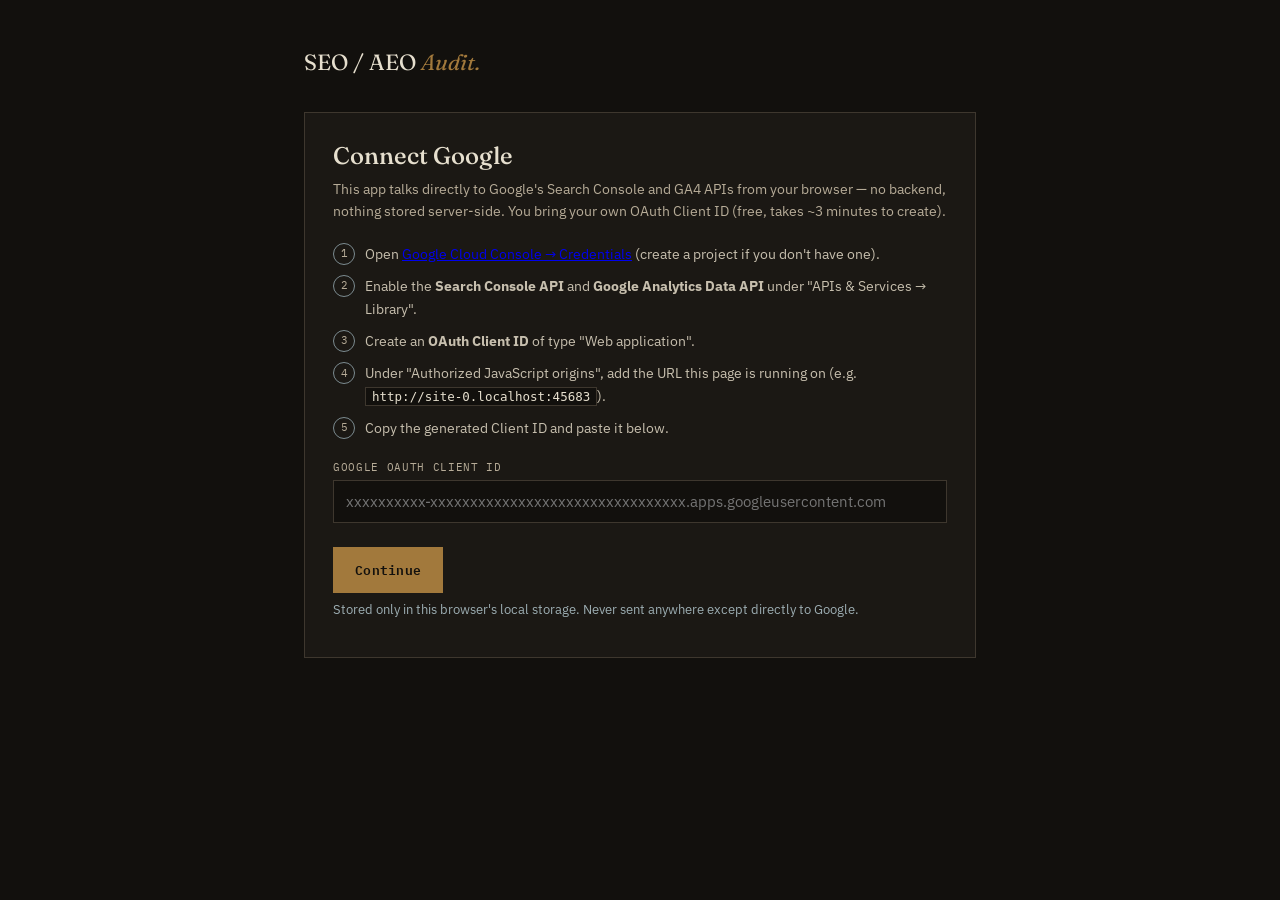
<file: index.html>
<!DOCTYPE html>
<html lang="en">
<head>
<meta charset="UTF-8">
<meta name="viewport" content="width=device-width, initial-scale=1.0">
<title>SEO / AEO Audit</title>
<link rel="preconnect" href="https://fonts.googleapis.com">
<link href="https://fonts.googleapis.com/css2?family=Fraunces:ital,opsz,wght@0,9..144,400;0,9..144,500;0,9..144,600;1,9..144,500&family=IBM+Plex+Sans:wght@400;500;600&family=IBM+Plex+Mono:wght@400;500;600&display=swap" rel="stylesheet">
<link rel="stylesheet" href="assets/app.css">
<link rel="stylesheet" href="assets/dashboard.css">
<script src="https://accounts.google.com/gsi/client" async defer></script>
</head>
<body>

<div class="app-shell" id="app-shell">
  <div class="app-header">
    <div class="brand">SEO / AEO <em>Audit.</em></div>
    <button id="btn-reset" type="button" style="display:none;">Start over</button>
  </div>

  <!-- SCREEN 1: one-time Google Cloud OAuth setup -->
  <section class="screen active" id="screen-setup">
    <div class="card">
      <h2>Connect Google</h2>
      <p class="hint">This app talks directly to Google's Search Console and GA4 APIs from your browser — no backend, nothing stored server-side. You bring your own OAuth Client ID (free, takes ~3 minutes to create).</p>
      <ol class="step-list">
        <li>Open <a href="https://console.cloud.google.com/apis/credentials" target="_blank" rel="noopener">Google Cloud Console → Credentials</a> (create a project if you don't have one).</li>
        <li>Enable the <strong>Search Console API</strong> and <strong>Google Analytics Data API</strong> under "APIs &amp; Services → Library".</li>
        <li>Create an <strong>OAuth Client ID</strong> of type "Web application".</li>
        <li>Under "Authorized JavaScript origins", add the URL this page is running on (e.g. <code id="origin-hint"></code>).</li>
        <li>Copy the generated Client ID and paste it below.</li>
      </ol>
      <label for="input-client-id">Google OAuth Client ID</label>
      <input type="text" id="input-client-id" placeholder="xxxxxxxxxx-xxxxxxxxxxxxxxxxxxxxxxxxxxxxxxxx.apps.googleusercontent.com">
      <div id="setup-error"></div>
      <div class="btn-row">
        <button class="btn" id="btn-save-client-id" type="button">Continue</button>
      </div>
      <p class="small-note">Stored only in this browser's local storage. Never sent anywhere except directly to Google.</p>
    </div>
  </section>

  <!-- SCREEN 2: sign in + scope the audit -->
  <section class="screen" id="screen-connect">
    <div class="card">
      <h2>Sign in</h2>
      <p class="hint">Grant read-only access to Search Console and Google Analytics.</p>
      <div id="connect-status"></div>
      <div class="btn-row">
        <button class="btn" id="btn-sign-in" type="button">Sign in with Google</button>
      </div>
    </div>

    <div class="card" id="scope-card" style="display:none;">
      <h2>Scope the audit</h2>

      <label for="select-site">Search Console property</label>
      <select id="select-site"></select>

      <div class="field-row">
        <div>
          <label for="input-site-name">Business / site name</label>
          <input type="text" id="input-site-name" placeholder="e.g. Murray Hill Barber Co.">
        </div>
        <div>
          <label for="input-site-category">Location / category</label>
          <input type="text" id="input-site-category" placeholder="e.g. Murray Hill, NYC · Barbershop">
        </div>
      </div>

      <label for="input-brand-terms">Brand terms (comma-separated)</label>
      <input type="text" id="input-brand-terms" placeholder="e.g. murray hill barber, mhbarberco">
      <p class="small-note">Used to split branded vs. non-branded query traffic.</p>

      <label>Date range</label>
      <div class="radio-group" id="date-range-group">
        <label class="radio-chip"><input type="radio" name="range" value="28"><span>28 days</span></label>
        <label class="radio-chip selected"><input type="radio" name="range" value="90" checked><span>3 months</span></label>
        <label class="radio-chip"><input type="radio" name="range" value="180"><span>6 months</span></label>
        <label class="radio-chip"><input type="radio" name="range" value="365"><span>12 months</span></label>
      </div>

      <label for="select-ga4-property">GA4 property</label>
      <select id="select-ga4-property"></select>
      <input type="text" id="input-ga4-property-manual" placeholder="Numeric GA4 property ID, e.g. 123456789" style="display:none;margin-top:8px;">
      <p class="small-note" id="ga4-discovery-note"></p>

      <div class="btn-row">
        <button class="btn" id="btn-run-audit" type="button">Run audit</button>
      </div>
    </div>
  </section>

  <!-- SCREEN 3: loading -->
  <section class="screen" id="screen-loading">
    <div class="loading-wrap">
      <div class="spinner"></div>
      <p id="loading-status">Pulling data from Search Console…</p>
    </div>
  </section>
</div>

<!-- SCREEN 4: dashboard (wide layout, own shell) -->
<div class="app-shell wide screen" id="screen-dashboard">
  <div class="app-header">
    <div class="brand">SEO / AEO <em>Audit.</em></div>
    <button id="btn-reset-2" type="button">Start over</button>
  </div>
  <div class="dashboard-toolbar">
    <div class="view-toggle" id="view-toggle">
      <button type="button" class="view-toggle-btn active" data-view="full">Full Audit</button>
      <button type="button" class="view-toggle-btn" data-view="client">Client Dashboard</button>
    </div>
    <div class="btn-row">
      <button class="btn secondary" id="btn-rerun" type="button">Change scope</button>
      <button class="btn" id="btn-export" type="button">Download standalone HTML</button>
    </div>
  </div>
  <p class="small-note" id="view-hint" style="margin:0 0 20px;">Content plan fields are editable — click into them before exporting.</p>

  <div class="card" id="aeo-panel">
    <h2>Automate the AEO content check</h2>
    <p class="hint">Judges whether specific pages are answer-first and use the same language your customers actually search with — using Claude directly, grounded in this audit's real non-branded queries. A browser can't read most external sites' content on its own (see "Try auto-fetch" below), so paste the page in if fetching fails. Updates the "AEO readiness" checklist below when done.</p>

    <label for="input-anthropic-key">Anthropic API key</label>
    <input type="password" id="input-anthropic-key" placeholder="sk-ant-...">
    <p class="small-note">From <a href="https://console.anthropic.com/settings/keys" target="_blank" rel="noopener" style="color:#A2793C;">console.anthropic.com</a>. Stored only in this browser's local storage and sent only directly to Anthropic. Costs a small amount per page checked. Treat it like a password.</p>

    <label for="select-aeo-model">Model</label>
    <select id="select-aeo-model">
      <option value="claude-sonnet-5">Claude Sonnet 5 (recommended)</option>
      <option value="claude-haiku-4-5-20251001">Claude Haiku 4.5 (cheaper, faster)</option>
    </select>

    <div id="aeo-page-rows"></div>
    <button class="link-btn" id="btn-add-aeo-page" type="button">+ Add another page</button>

    <div class="btn-row">
      <button class="btn" id="btn-run-aeo-check" type="button">Run AEO check</button>
    </div>
    <div id="aeo-check-status"></div>
  </div>

  <div id="dashboard-mount" class="wrap"></div>
</div>

<script type="module" src="assets/main.js"></script>
</body>
</html>
</file>
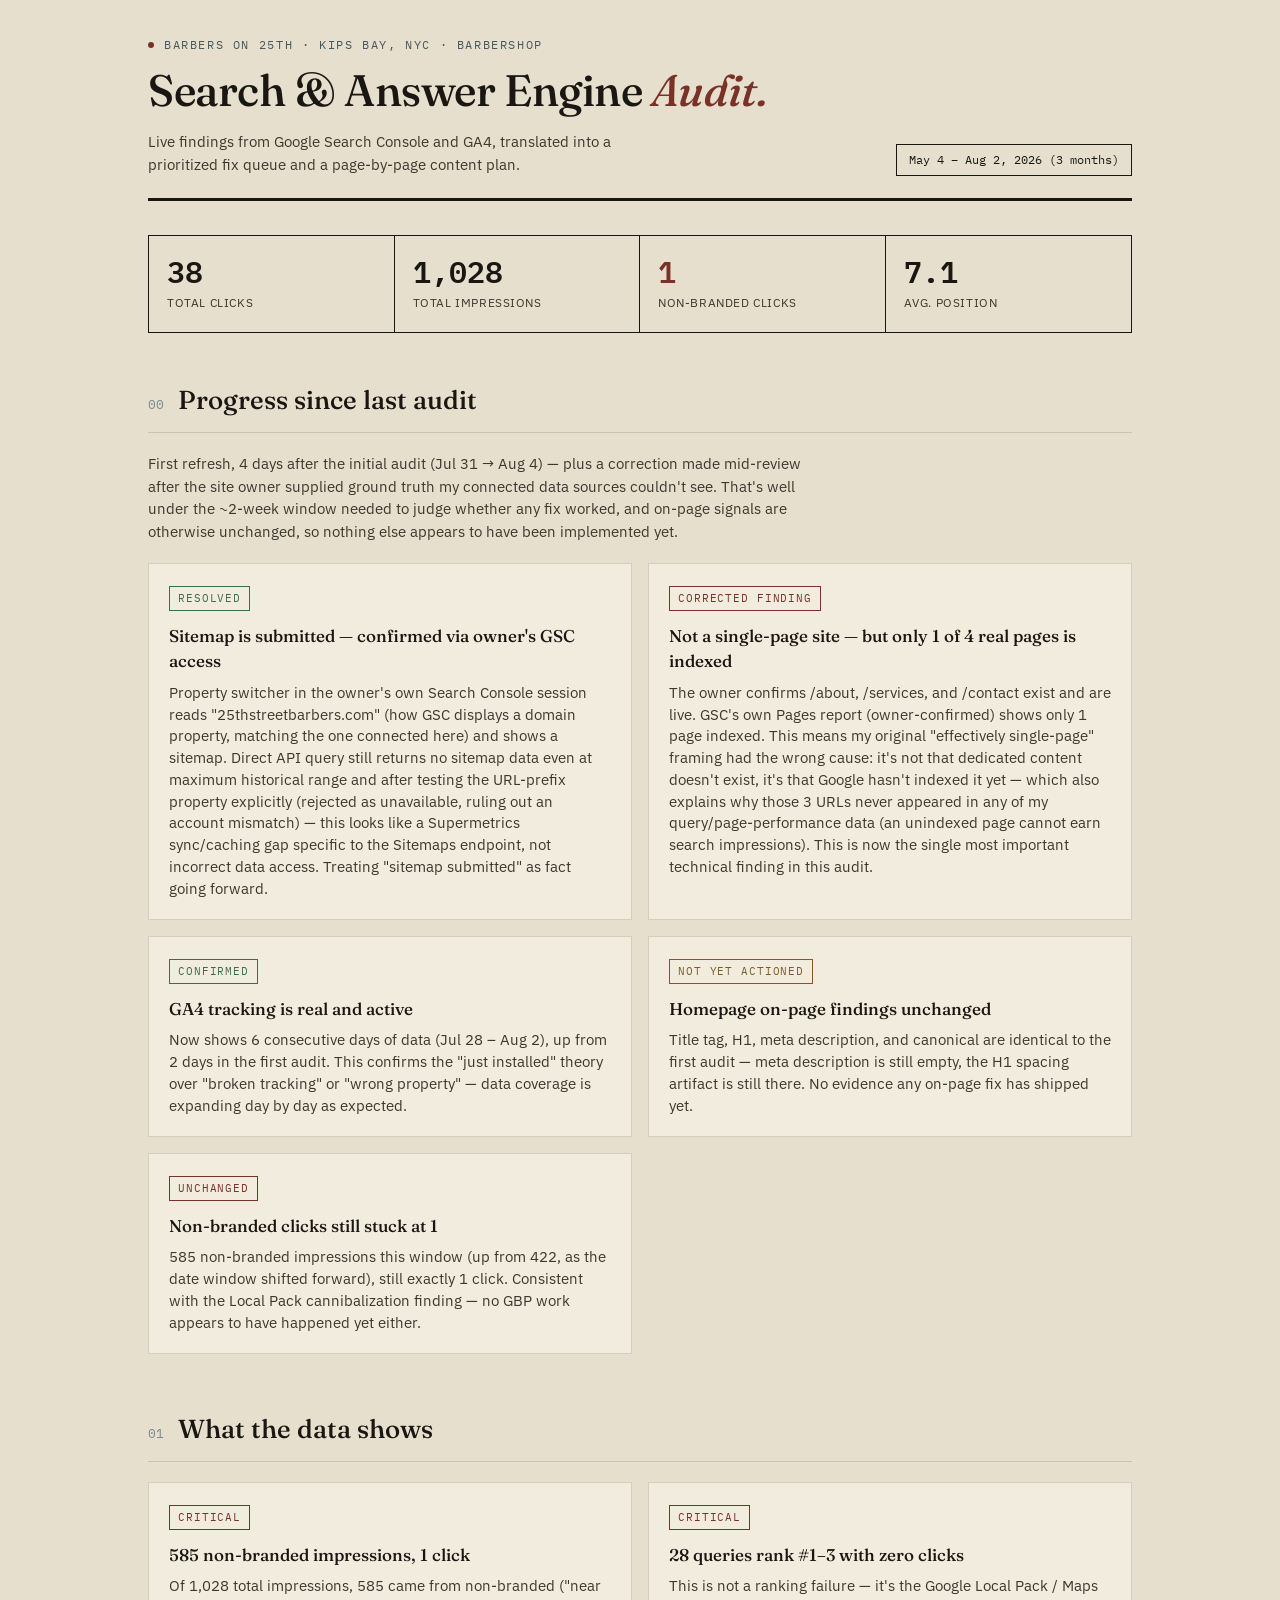
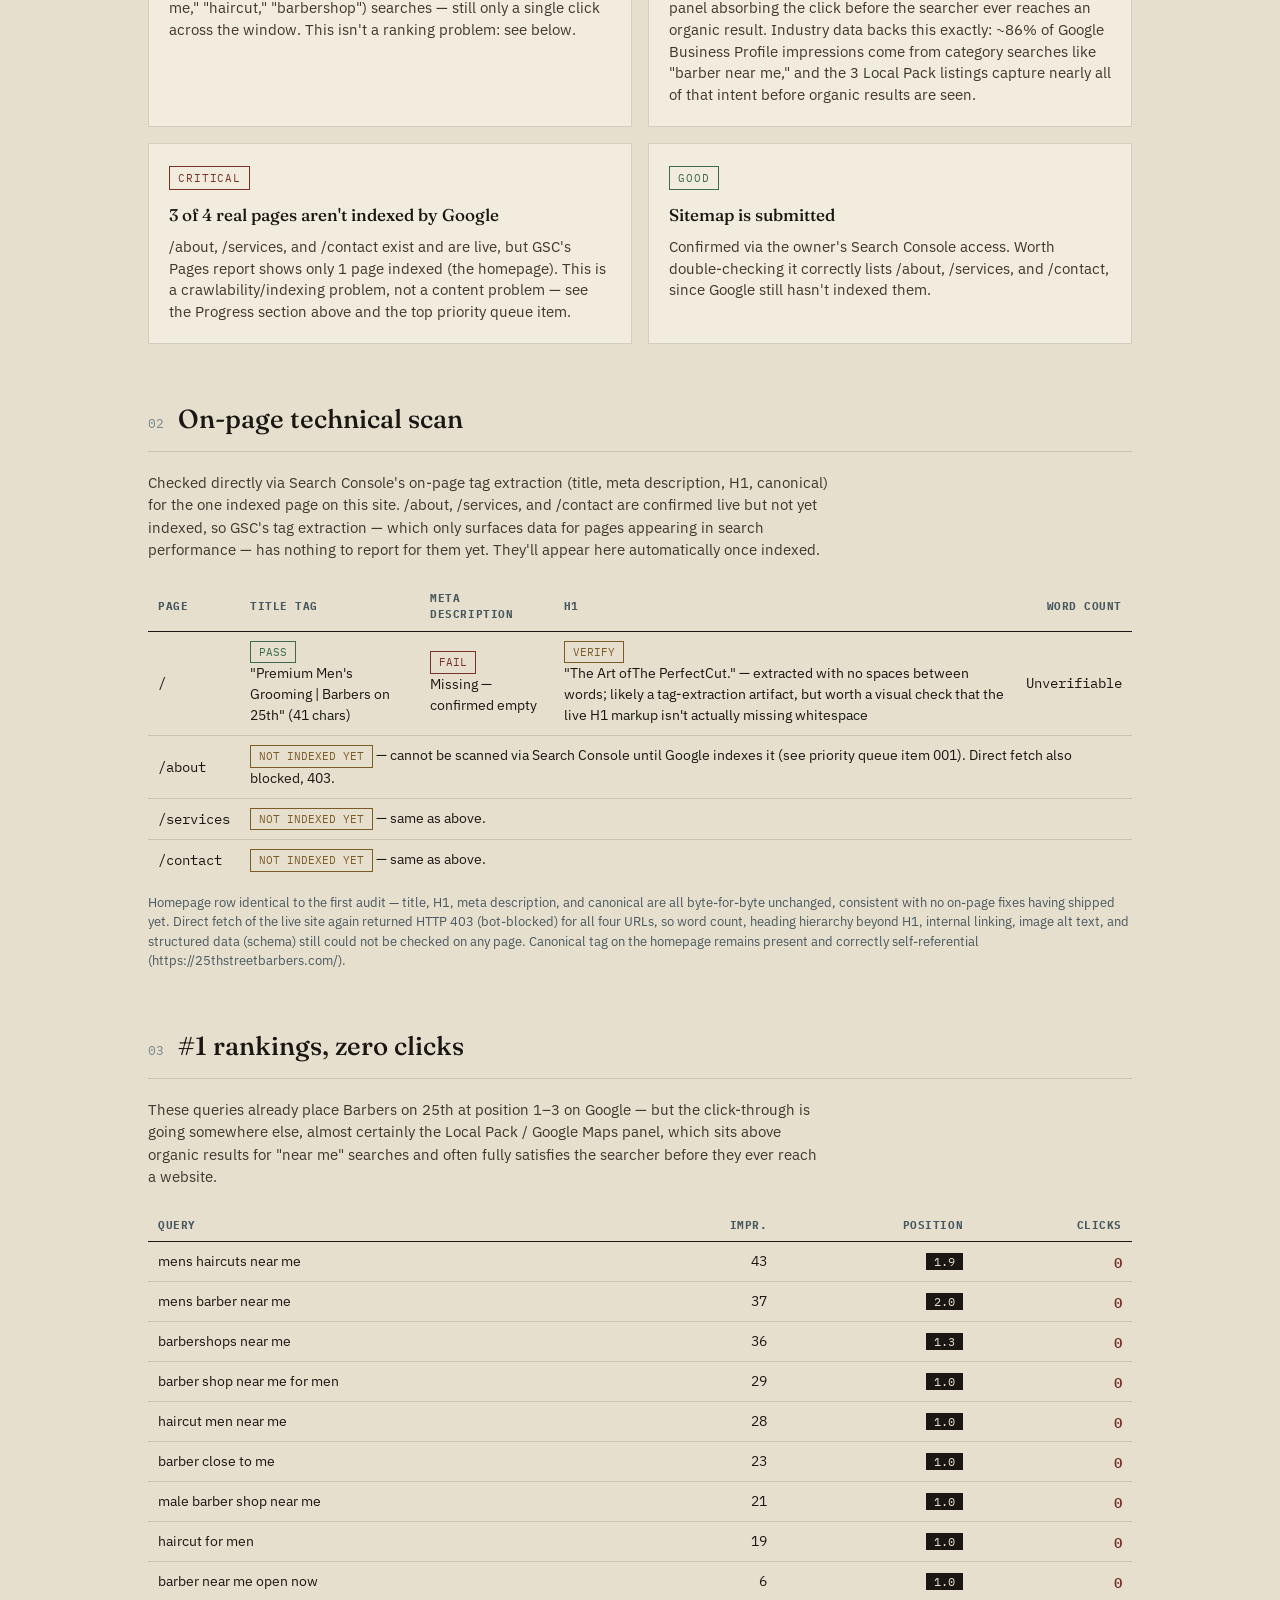
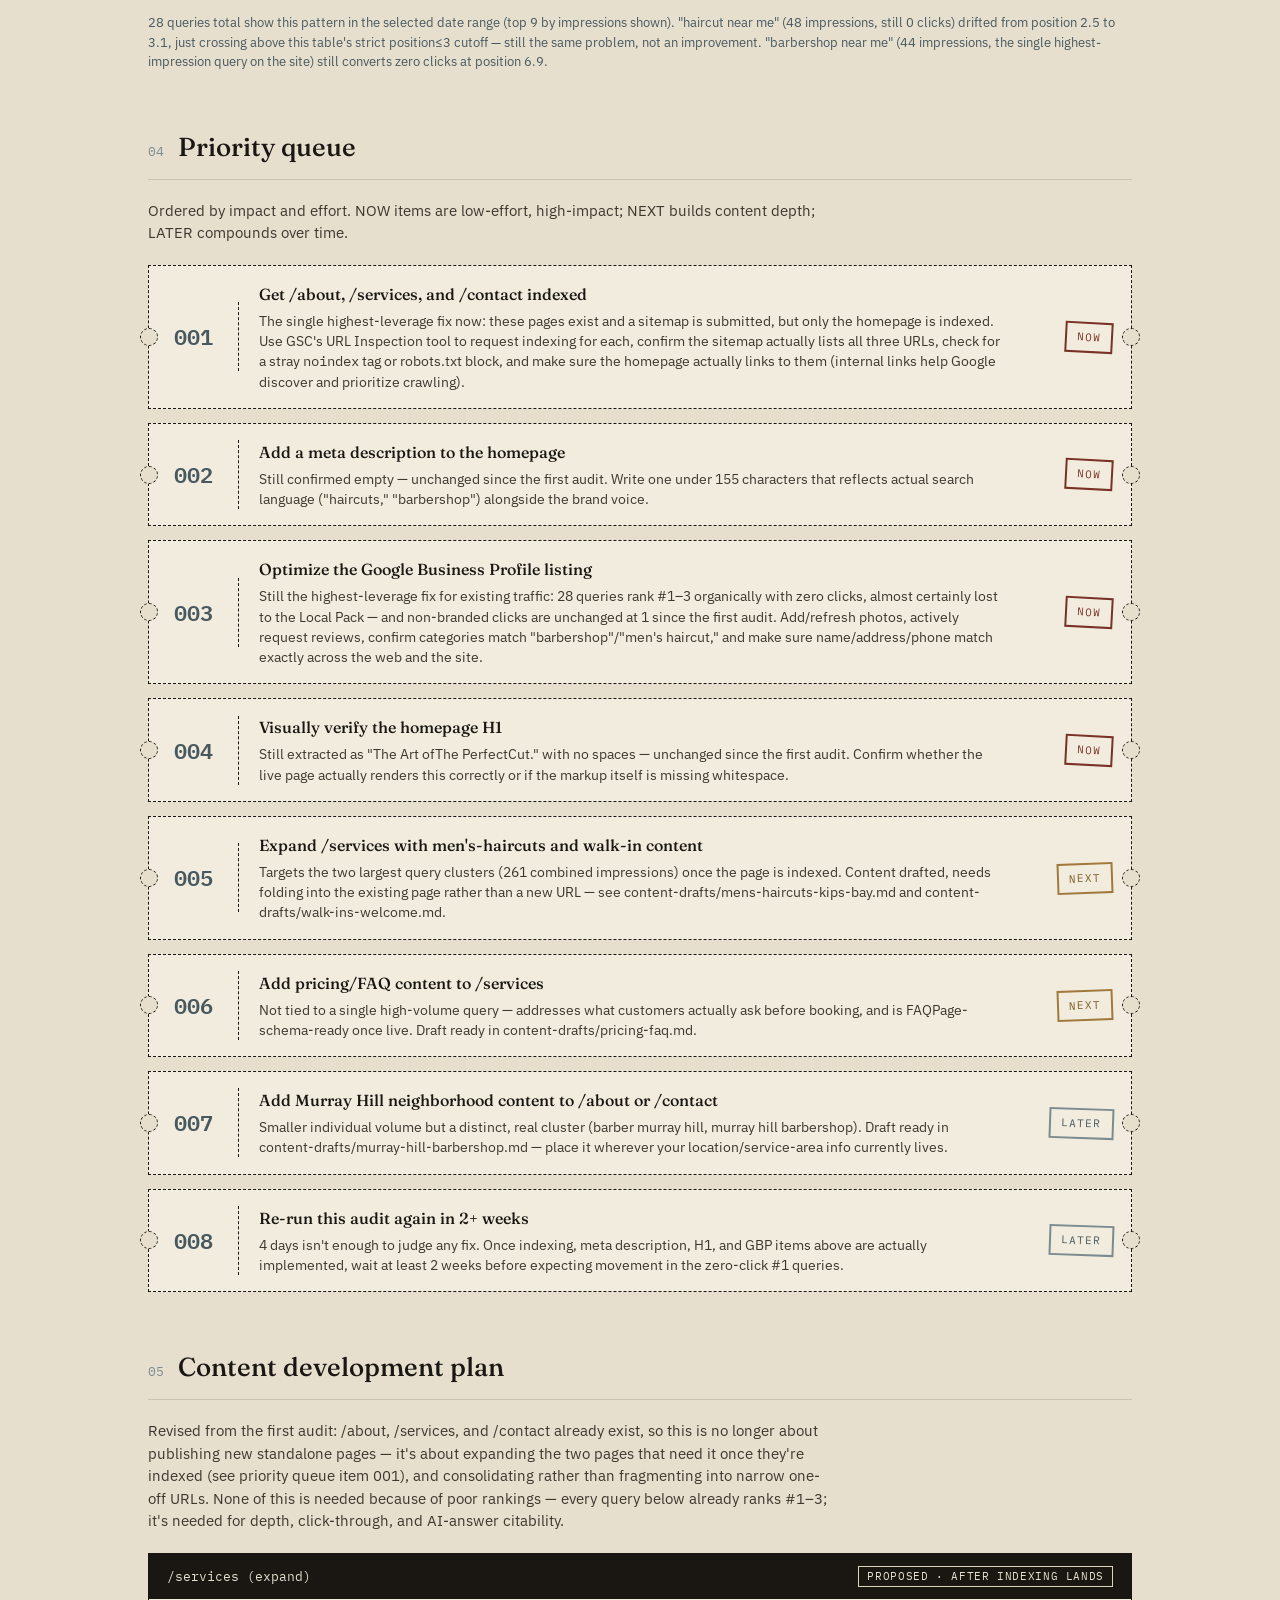
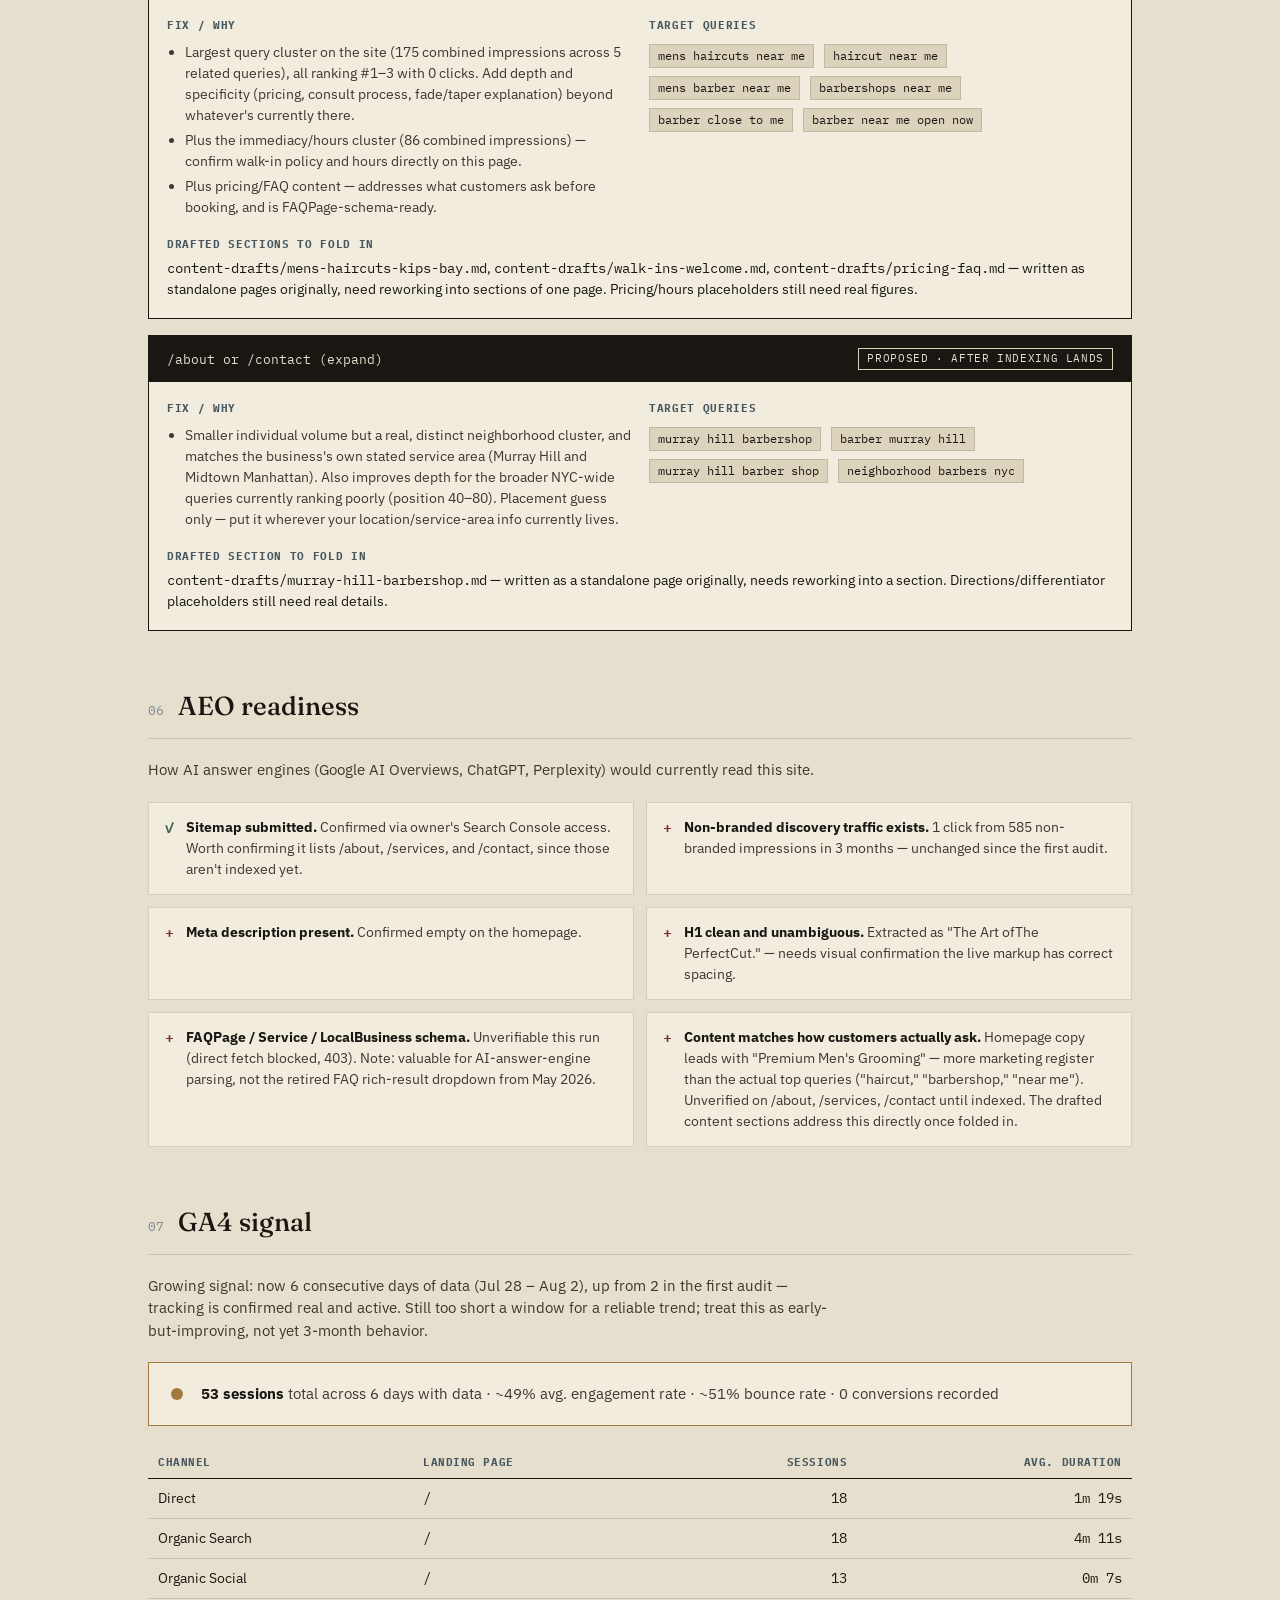
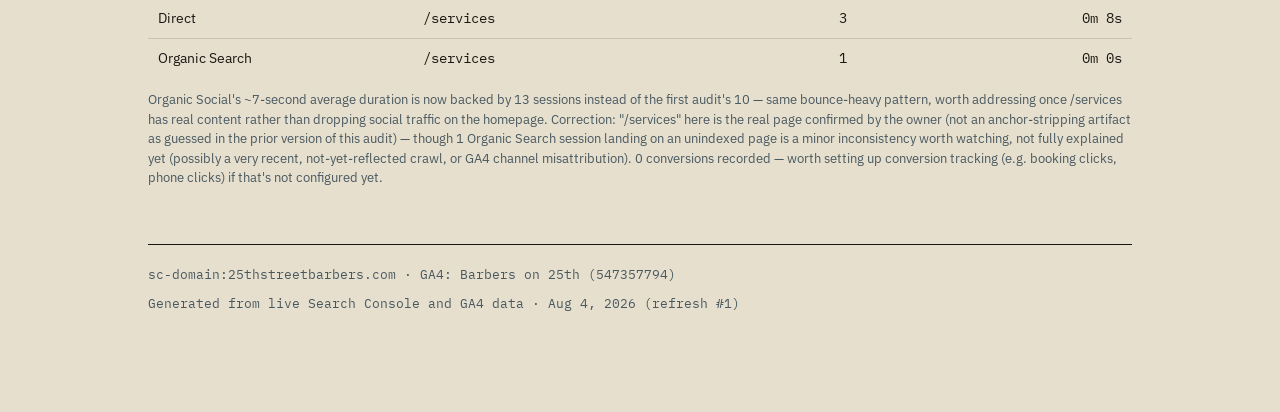
<file: 25thstreetbarbers-seo-audit.html>
<!DOCTYPE html>
<html lang="en">
<head>
<meta charset="UTF-8">
<meta name="viewport" content="width=device-width, initial-scale=1.0">
<title>Search &amp; Answer Engine Audit — Barbers on 25th</title>
<link rel="preconnect" href="https://fonts.googleapis.com">
<link href="https://fonts.googleapis.com/css2?family=Fraunces:ital,opsz,wght@0,9..144,400;0,9..144,500;0,9..144,600;1,9..144,500&family=IBM+Plex+Sans:wght@400;500;600&family=IBM+Plex+Mono:wght@400;500;600&display=swap" rel="stylesheet">
<style>
  :root{
    --ink:#1A1713;
    --ink-soft:#3E372E;
    --paper:#E6DFCE;
    --paper-2:#DCD3BC;
    --card:#F1ECDE;
    --steel:#48585F;
    --steel-soft:#7C8B90;
    --accent:#A2793C;
    --critical:#7A3128;
    --line: rgba(26,23,19,0.14);
  }
  *{box-sizing:border-box;}
  body{margin:0;background:var(--paper);color:var(--ink);font-family:'IBM Plex Sans', sans-serif;line-height:1.5;}
  .wrap{max-width:1040px;margin:0 auto;padding:0 28px 100px;}
  h1,h2,h3{font-family:'Fraunces', serif;font-weight:500;margin:0;}
  .mono{font-family:'IBM Plex Mono', monospace;}

  header.masthead{border-bottom:3px solid var(--ink);padding:36px 0 22px;margin-bottom:34px;}
  .eyebrow{font-family:'IBM Plex Mono', monospace;font-size:11.5px;letter-spacing:0.14em;text-transform:uppercase;color:var(--steel);display:flex;gap:10px;align-items:center;margin-bottom:14px;}
  .eyebrow .dot{width:6px;height:6px;border-radius:50%;background:var(--critical);display:inline-block;}
  header.masthead h1{font-size:44px;line-height:1.05;letter-spacing:-0.01em;}
  header.masthead h1 em{color:var(--critical);font-style:italic;}
  .sub-meta{display:flex;justify-content:space-between;align-items:flex-end;flex-wrap:wrap;gap:16px;margin-top:18px;}
  .sub-meta p{margin:0;color:var(--ink-soft);font-size:15px;max-width:520px;}
  .range-tag{font-family:'IBM Plex Mono',monospace;font-size:12px;border:1px solid var(--ink);padding:6px 12px;white-space:nowrap;}

  .stat-strip{display:grid;grid-template-columns:repeat(4,1fr);border:1px solid var(--ink);margin-bottom:48px;}
  .stat{padding:20px 18px;border-right:1px solid var(--ink);}
  .stat:last-child{border-right:none;}
  .stat .num{font-family:'IBM Plex Mono',monospace;font-size:30px;font-weight:600;line-height:1;}
  .stat .num.flag{color:var(--critical);}
  .stat .label{font-size:12px;color:var(--ink-soft);margin-top:8px;text-transform:uppercase;letter-spacing:0.05em;}

  section{margin-bottom:56px;}
  .sec-head{display:flex;align-items:baseline;gap:14px;margin-bottom:20px;border-bottom:1px solid var(--line);padding-bottom:12px;}
  .sec-head .idx{font-family:'IBM Plex Mono',monospace;font-size:13px;color:var(--steel-soft);}
  .sec-head h2{font-size:26px;}
  .sec-intro{color:var(--ink-soft);font-size:15px;max-width:680px;margin:0 0 20px;}

  .findings{display:grid;grid-template-columns:repeat(2,1fr);gap:16px;}
  .finding{background:var(--card);border:1px solid var(--line);padding:20px;}
  .finding .tag{font-family:'IBM Plex Mono',monospace;font-size:11px;letter-spacing:0.08em;text-transform:uppercase;padding:3px 8px;display:inline-block;margin-bottom:12px;border:1px solid currentColor;}
  .tag.good{color:#3E6B4F;} .tag.warn{color:#7D5B28;} .tag.critical{color:var(--critical);}
  .finding h3{font-size:17px;margin-bottom:8px;}
  .finding p{margin:0;font-size:14.5px;color:var(--ink-soft);}

  .rank-table{width:100%;border-collapse:collapse;font-size:14px;}
  .rank-table th{text-align:left;font-family:'IBM Plex Mono',monospace;font-size:11px;text-transform:uppercase;letter-spacing:0.05em;color:var(--steel);border-bottom:1px solid var(--ink);padding:8px 10px;}
  .rank-table td{padding:9px 10px;border-bottom:1px solid var(--line);}
  .rank-table tr:last-child td{border-bottom:none;}
  .rank-table td.num, .rank-table th.num{font-family:'IBM Plex Mono',monospace;text-align:right;}
  .rank-table td.zero{color:var(--critical);font-weight:600;font-family:'IBM Plex Mono',monospace;text-align:right;}
  .pos-pill{font-family:'IBM Plex Mono',monospace;background:var(--ink);color:var(--paper);padding:1px 8px;font-size:12px;}
  .table-note{font-size:13px;color:var(--steel);margin-top:12px;}
  .status-pill{font-family:'IBM Plex Mono',monospace;font-size:11px;padding:2px 8px;border:1px solid currentColor;display:inline-block;}
  .status-pill.pass{color:#3E6B4F;} .status-pill.fail{color:var(--critical);} .status-pill.unverifiable{color:#7D5B28;}

  .queue{display:flex;flex-direction:column;gap:14px;}
  .ticket{background:var(--card);border:1px dashed var(--ink);display:grid;grid-template-columns:90px 1fr 110px;align-items:center;position:relative;}
  .ticket::before, .ticket::after{content:"";width:16px;height:16px;background:var(--paper);border:1px dashed var(--ink);border-radius:50%;position:absolute;top:50%;transform:translateY(-50%);}
  .ticket::before{left:-9px;} .ticket::after{right:-9px;}
  .ticket .num{font-family:'IBM Plex Mono',monospace;font-size:22px;font-weight:600;text-align:center;border-right:1px dashed var(--ink);padding:18px 0;color:var(--steel);}
  .ticket .body{padding:16px 20px;}
  .ticket .body h3{font-size:16px;margin-bottom:5px;}
  .ticket .body p{margin:0;font-size:13.5px;color:var(--ink-soft);}
  .ticket .stamp{justify-self:end;margin-right:18px;font-family:'IBM Plex Mono',monospace;font-size:11px;letter-spacing:0.1em;text-transform:uppercase;padding:5px 10px;border:2px solid var(--critical);color:var(--critical);transform:rotate(3deg);}
  .stamp.next{border-color:var(--accent);color:#7D5B28;transform:rotate(-2deg);}
  .stamp.later{border-color:var(--steel-soft);color:var(--steel);transform:rotate(2deg);}

  .plan-card{border:1px solid var(--ink);margin-bottom:16px;}
  .plan-head{background:var(--ink);color:var(--paper);padding:12px 18px;display:flex;justify-content:space-between;align-items:center;flex-wrap:wrap;gap:8px;}
  .plan-head .url{font-family:'IBM Plex Mono',monospace;font-size:13px;}
  .plan-head .status{font-family:'IBM Plex Mono',monospace;font-size:10.5px;text-transform:uppercase;letter-spacing:0.06em;padding:2px 8px;border:1px solid var(--paper-2);}
  .plan-body{padding:18px;background:var(--card);}
  .plan-grid{display:grid;grid-template-columns:1fr 1fr;gap:18px;}
  .plan-grid h4{font-family:'IBM Plex Mono',monospace;font-size:11px;text-transform:uppercase;letter-spacing:0.06em;color:var(--steel);margin:0 0 8px;}
  .plan-grid ul{margin:0;padding-left:18px;font-size:14px;color:var(--ink-soft);}
  .plan-grid li{margin-bottom:4px;}
  .kw-chip{display:inline-block;background:var(--paper-2);border:1px solid var(--line);font-family:'IBM Plex Mono',monospace;font-size:12px;padding:2px 8px;margin:0 6px 6px 0;}

  .checklist{display:grid;grid-template-columns:repeat(2,1fr);gap:12px;}
  .check-item{display:flex;gap:12px;padding:14px 16px;background:var(--card);border:1px solid var(--line);}
  .check-item .mark{font-family:'IBM Plex Mono',monospace;font-weight:600;font-size:15px;flex-shrink:0;}
  .check-item.done .mark{color:#3E6B4F;} .check-item.todo .mark{color:var(--critical);}
  .check-item p{margin:0;font-size:14px;color:var(--ink-soft);}
  .check-item strong{color:var(--ink);}

  .ga4-banner{border:1px solid var(--accent);background:var(--card);padding:20px 22px;display:flex;gap:18px;align-items:center;}
  .ga4-banner .pulse{width:12px;height:12px;border-radius:50%;background:var(--accent);flex-shrink:0;animation:pulse 1.6s infinite;}
  @keyframes pulse{0%{box-shadow:0 0 0 0 rgba(162,121,60,0.5);}70%{box-shadow:0 0 0 10px rgba(162,121,60,0);}100%{box-shadow:0 0 0 0 rgba(162,121,60,0);}}
  .ga4-banner p{margin:0;font-size:14.5px;color:var(--ink-soft);}
  .ga4-banner strong{color:var(--ink);}

  footer{border-top:1px solid var(--ink);padding-top:20px;font-size:12.5px;color:var(--steel);font-family:'IBM Plex Mono',monospace;display:flex;justify-content:space-between;flex-wrap:wrap;gap:10px;}

  @media (max-width:720px){
    .stat-strip{grid-template-columns:repeat(2,1fr);}
    .stat:nth-child(2){border-right:none;}
    .findings, .plan-grid, .checklist{grid-template-columns:1fr;}
    .ticket{grid-template-columns:60px 1fr;}
    .ticket .stamp{grid-column:1/-1;justify-self:start;margin:0 18px 14px;}
    header.masthead h1{font-size:32px;}
  }
</style>
</head>
<body>
<div class="wrap">

  <header class="masthead">
    <div class="eyebrow"><span class="dot"></span>Barbers on 25th · Kips Bay, NYC · Barbershop</div>
    <h1>Search &amp; Answer Engine <em>Audit.</em></h1>
    <div class="sub-meta">
      <p>Live findings from Google Search Console and GA4, translated into a prioritized fix queue and a page-by-page content plan.</p>
      <div class="range-tag">May 4 – Aug 2, 2026 (3 months)</div>
    </div>
  </header>

  <div class="stat-strip">
    <div class="stat"><div class="num">38</div><div class="label">Total Clicks</div></div>
    <div class="stat"><div class="num">1,028</div><div class="label">Total Impressions</div></div>
    <div class="stat"><div class="num flag">1</div><div class="label">Non-Branded Clicks</div></div>
    <div class="stat"><div class="num">7.1</div><div class="label">Avg. Position</div></div>
  </div>

  <section>
    <div class="sec-head"><span class="idx">00</span><h2>Progress since last audit</h2></div>
    <p class="sec-intro">First refresh, 4 days after the initial audit (Jul 31 → Aug 4) — plus a correction made mid-review after the site owner supplied ground truth my connected data sources couldn't see. That's well under the ~2-week window needed to judge whether any fix worked, and on-page signals are otherwise unchanged, so nothing else appears to have been implemented yet.</p>
    <div class="findings">
      <div class="finding">
        <span class="tag good">RESOLVED</span>
        <h3>Sitemap is submitted — confirmed via owner's GSC access</h3>
        <p>Property switcher in the owner's own Search Console session reads "25thstreetbarbers.com" (how GSC displays a domain property, matching the one connected here) and shows a sitemap. Direct API query still returns no sitemap data even at maximum historical range and after testing the URL-prefix property explicitly (rejected as unavailable, ruling out an account mismatch) — this looks like a Supermetrics sync/caching gap specific to the Sitemaps endpoint, not incorrect data access. Treating "sitemap submitted" as fact going forward.</p>
      </div>
      <div class="finding">
        <span class="tag critical">CORRECTED FINDING</span>
        <h3>Not a single-page site — but only 1 of 4 real pages is indexed</h3>
        <p>The owner confirms /about, /services, and /contact exist and are live. GSC's own Pages report (owner-confirmed) shows only 1 page indexed. This means my original "effectively single-page" framing had the wrong cause: it's not that dedicated content doesn't exist, it's that Google hasn't indexed it yet — which also explains why those 3 URLs never appeared in any of my query/page-performance data (an unindexed page cannot earn search impressions). This is now the single most important technical finding in this audit.</p>
      </div>
      <div class="finding">
        <span class="tag good">CONFIRMED</span>
        <h3>GA4 tracking is real and active</h3>
        <p>Now shows 6 consecutive days of data (Jul 28 – Aug 2), up from 2 days in the first audit. This confirms the "just installed" theory over "broken tracking" or "wrong property" — data coverage is expanding day by day as expected.</p>
      </div>
      <div class="finding">
        <span class="tag warn">NOT YET ACTIONED</span>
        <h3>Homepage on-page findings unchanged</h3>
        <p>Title tag, H1, meta description, and canonical are identical to the first audit — meta description is still empty, the H1 spacing artifact is still there. No evidence any on-page fix has shipped yet.</p>
      </div>
      <div class="finding">
        <span class="tag critical">UNCHANGED</span>
        <h3>Non-branded clicks still stuck at 1</h3>
        <p>585 non-branded impressions this window (up from 422, as the date window shifted forward), still exactly 1 click. Consistent with the Local Pack cannibalization finding — no GBP work appears to have happened yet either.</p>
      </div>
    </div>
  </section>

  <section>
    <div class="sec-head"><span class="idx">01</span><h2>What the data shows</h2></div>
    <div class="findings">
      <div class="finding">
        <span class="tag critical">CRITICAL</span>
        <h3>585 non-branded impressions, 1 click</h3>
        <p>Of 1,028 total impressions, 585 came from non-branded ("near me," "haircut," "barbershop") searches — still only a single click across the window. This isn't a ranking problem: see below.</p>
      </div>
      <div class="finding">
        <span class="tag critical">CRITICAL</span>
        <h3>28 queries rank #1–3 with zero clicks</h3>
        <p>This is not a ranking failure — it's the Google Local Pack / Maps panel absorbing the click before the searcher ever reaches an organic result. Industry data backs this exactly: ~86% of Google Business Profile impressions come from category searches like "barber near me," and the 3 Local Pack listings capture nearly all of that intent before organic results are seen.</p>
      </div>
      <div class="finding">
        <span class="tag critical">CRITICAL</span>
        <h3>3 of 4 real pages aren't indexed by Google</h3>
        <p>/about, /services, and /contact exist and are live, but GSC's Pages report shows only 1 page indexed (the homepage). This is a crawlability/indexing problem, not a content problem — see the Progress section above and the top priority queue item.</p>
      </div>
      <div class="finding">
        <span class="tag good">GOOD</span>
        <h3>Sitemap is submitted</h3>
        <p>Confirmed via the owner's Search Console access. Worth double-checking it correctly lists /about, /services, and /contact, since Google still hasn't indexed them.</p>
      </div>
    </div>
  </section>

  <section>
    <div class="sec-head"><span class="idx">02</span><h2>On-page technical scan</h2></div>
    <p class="sec-intro">Checked directly via Search Console's on-page tag extraction (title, meta description, H1, canonical) for the one indexed page on this site. /about, /services, and /contact are confirmed live but not yet indexed, so GSC's tag extraction — which only surfaces data for pages appearing in search performance — has nothing to report for them yet. They'll appear here automatically once indexed.</p>
    <table class="rank-table">
      <thead>
        <tr><th>Page</th><th>Title tag</th><th>Meta description</th><th>H1</th><th class="num">Word count</th></tr>
      </thead>
      <tbody>
        <tr>
          <td class="mono">/</td>
          <td><span class="status-pill pass">PASS</span><br>"Premium Men's Grooming | Barbers on 25th" (41 chars)</td>
          <td><span class="status-pill fail">FAIL</span><br>Missing — confirmed empty</td>
          <td><span class="status-pill unverifiable">VERIFY</span><br>"The Art ofThe PerfectCut." — extracted with no spaces between words; likely a tag-extraction artifact, but worth a visual check that the live H1 markup isn't actually missing whitespace</td>
          <td class="num">Unverifiable</td>
        </tr>
        <tr>
          <td class="mono">/about</td>
          <td colspan="4"><span class="status-pill unverifiable">NOT INDEXED YET</span> — cannot be scanned via Search Console until Google indexes it (see priority queue item 001). Direct fetch also blocked, 403.</td>
        </tr>
        <tr>
          <td class="mono">/services</td>
          <td colspan="4"><span class="status-pill unverifiable">NOT INDEXED YET</span> — same as above.</td>
        </tr>
        <tr>
          <td class="mono">/contact</td>
          <td colspan="4"><span class="status-pill unverifiable">NOT INDEXED YET</span> — same as above.</td>
        </tr>
      </tbody>
    </table>
    <p class="table-note">Homepage row identical to the first audit — title, H1, meta description, and canonical are all byte-for-byte unchanged, consistent with no on-page fixes having shipped yet. Direct fetch of the live site again returned HTTP 403 (bot-blocked) for all four URLs, so word count, heading hierarchy beyond H1, internal linking, image alt text, and structured data (schema) still could not be checked on any page. Canonical tag on the homepage remains present and correctly self-referential (https://25thstreetbarbers.com/).</p>
  </section>

  <section>
    <div class="sec-head"><span class="idx">03</span><h2>#1 rankings, zero clicks</h2></div>
    <p class="sec-intro">These queries already place Barbers on 25th at position 1–3 on Google — but the click-through is going somewhere else, almost certainly the Local Pack / Google Maps panel, which sits above organic results for "near me" searches and often fully satisfies the searcher before they ever reach a website.</p>
    <table class="rank-table">
      <thead><tr><th>Query</th><th class="num">Impr.</th><th class="num">Position</th><th class="num">Clicks</th></tr></thead>
      <tbody>
        <tr><td>mens haircuts near me</td><td class="num">43</td><td class="num"><span class="pos-pill">1.9</span></td><td class="zero">0</td></tr>
        <tr><td>mens barber near me</td><td class="num">37</td><td class="num"><span class="pos-pill">2.0</span></td><td class="zero">0</td></tr>
        <tr><td>barbershops near me</td><td class="num">36</td><td class="num"><span class="pos-pill">1.3</span></td><td class="zero">0</td></tr>
        <tr><td>barber shop near me for men</td><td class="num">29</td><td class="num"><span class="pos-pill">1.0</span></td><td class="zero">0</td></tr>
        <tr><td>haircut men near me</td><td class="num">28</td><td class="num"><span class="pos-pill">1.0</span></td><td class="zero">0</td></tr>
        <tr><td>barber close to me</td><td class="num">23</td><td class="num"><span class="pos-pill">1.0</span></td><td class="zero">0</td></tr>
        <tr><td>male barber shop near me</td><td class="num">21</td><td class="num"><span class="pos-pill">1.0</span></td><td class="zero">0</td></tr>
        <tr><td>haircut for men</td><td class="num">19</td><td class="num"><span class="pos-pill">1.0</span></td><td class="zero">0</td></tr>
        <tr><td>barber near me open now</td><td class="num">6</td><td class="num"><span class="pos-pill">1.0</span></td><td class="zero">0</td></tr>
      </tbody>
    </table>
    <p class="table-note">28 queries total show this pattern in the selected date range (top 9 by impressions shown). "haircut near me" (48 impressions, still 0 clicks) drifted from position 2.5 to 3.1, just crossing above this table's strict position≤3 cutoff — still the same problem, not an improvement. "barbershop near me" (44 impressions, the single highest-impression query on the site) still converts zero clicks at position 6.9.</p>
  </section>

  <section>
    <div class="sec-head"><span class="idx">04</span><h2>Priority queue</h2></div>
    <p class="sec-intro">Ordered by impact and effort. NOW items are low-effort, high-impact; NEXT builds content depth; LATER compounds over time.</p>
    <div class="queue">
      <div class="ticket">
        <div class="num">001</div>
        <div class="body"><h3>Get /about, /services, and /contact indexed</h3><p>The single highest-leverage fix now: these pages exist and a sitemap is submitted, but only the homepage is indexed. Use GSC's URL Inspection tool to request indexing for each, confirm the sitemap actually lists all three URLs, check for a stray <span class="mono">noindex</span> tag or robots.txt block, and make sure the homepage actually links to them (internal links help Google discover and prioritize crawling).</p></div>
        <div class="stamp">Now</div>
      </div>
      <div class="ticket">
        <div class="num">002</div>
        <div class="body"><h3>Add a meta description to the homepage</h3><p>Still confirmed empty — unchanged since the first audit. Write one under 155 characters that reflects actual search language ("haircuts," "barbershop") alongside the brand voice.</p></div>
        <div class="stamp">Now</div>
      </div>
      <div class="ticket">
        <div class="num">003</div>
        <div class="body"><h3>Optimize the Google Business Profile listing</h3><p>Still the highest-leverage fix for existing traffic: 28 queries rank #1–3 organically with zero clicks, almost certainly lost to the Local Pack — and non-branded clicks are unchanged at 1 since the first audit. Add/refresh photos, actively request reviews, confirm categories match "barbershop"/"men's haircut," and make sure name/address/phone match exactly across the web and the site.</p></div>
        <div class="stamp">Now</div>
      </div>
      <div class="ticket">
        <div class="num">004</div>
        <div class="body"><h3>Visually verify the homepage H1</h3><p>Still extracted as "The Art ofThe PerfectCut." with no spaces — unchanged since the first audit. Confirm whether the live page actually renders this correctly or if the markup itself is missing whitespace.</p></div>
        <div class="stamp">Now</div>
      </div>
      <div class="ticket">
        <div class="num">005</div>
        <div class="body"><h3>Expand /services with men's-haircuts and walk-in content</h3><p>Targets the two largest query clusters (261 combined impressions) once the page is indexed. Content drafted, needs folding into the existing page rather than a new URL — see content-drafts/mens-haircuts-kips-bay.md and content-drafts/walk-ins-welcome.md.</p></div>
        <div class="stamp next">Next</div>
      </div>
      <div class="ticket">
        <div class="num">006</div>
        <div class="body"><h3>Add pricing/FAQ content to /services</h3><p>Not tied to a single high-volume query — addresses what customers actually ask before booking, and is FAQPage-schema-ready once live. Draft ready in content-drafts/pricing-faq.md.</p></div>
        <div class="stamp next">Next</div>
      </div>
      <div class="ticket">
        <div class="num">007</div>
        <div class="body"><h3>Add Murray Hill neighborhood content to /about or /contact</h3><p>Smaller individual volume but a distinct, real cluster (barber murray hill, murray hill barbershop). Draft ready in content-drafts/murray-hill-barbershop.md — place it wherever your location/service-area info currently lives.</p></div>
        <div class="stamp later">Later</div>
      </div>
      <div class="ticket">
        <div class="num">008</div>
        <div class="body"><h3>Re-run this audit again in 2+ weeks</h3><p>4 days isn't enough to judge any fix. Once indexing, meta description, H1, and GBP items above are actually implemented, wait at least 2 weeks before expecting movement in the zero-click #1 queries.</p></div>
        <div class="stamp later">Later</div>
      </div>
    </div>
  </section>

  <section>
    <div class="sec-head"><span class="idx">05</span><h2>Content development plan</h2></div>
    <p class="sec-intro">Revised from the first audit: /about, /services, and /contact already exist, so this is no longer about publishing new standalone pages — it's about expanding the two pages that need it once they're indexed (see priority queue item 001), and consolidating rather than fragmenting into narrow one-off URLs. None of this is needed because of poor rankings — every query below already ranks #1–3; it's needed for depth, click-through, and AI-answer citability.</p>

    <div class="plan-card">
      <div class="plan-head"><span class="url">/services (expand)</span><span class="status">Proposed · after indexing lands</span></div>
      <div class="plan-body">
        <div class="plan-grid">
          <div><h4>Fix / Why</h4><ul>
            <li>Largest query cluster on the site (175 combined impressions across 5 related queries), all ranking #1–3 with 0 clicks. Add depth and specificity (pricing, consult process, fade/taper explanation) beyond whatever's currently there.</li>
            <li>Plus the immediacy/hours cluster (86 combined impressions) — confirm walk-in policy and hours directly on this page.</li>
            <li>Plus pricing/FAQ content — addresses what customers ask before booking, and is FAQPage-schema-ready.</li>
          </ul></div>
          <div><h4>Target queries</h4><div>
            <span class="kw-chip">mens haircuts near me</span>
            <span class="kw-chip">haircut near me</span>
            <span class="kw-chip">mens barber near me</span>
            <span class="kw-chip">barbershops near me</span>
            <span class="kw-chip">barber close to me</span>
            <span class="kw-chip">barber near me open now</span>
          </div></div>
        </div>
        <div style="margin-top:14px;">
          <h4 style="font-family:'IBM Plex Mono',monospace;font-size:11px;text-transform:uppercase;letter-spacing:0.06em;color:var(--steel);margin:0 0 6px;">Drafted sections to fold in</h4>
          <p style="font-size:14px;margin:0;"><span class="mono">content-drafts/mens-haircuts-kips-bay.md</span>, <span class="mono">content-drafts/walk-ins-welcome.md</span>, <span class="mono">content-drafts/pricing-faq.md</span> — written as standalone pages originally, need reworking into sections of one page. Pricing/hours placeholders still need real figures.</p>
        </div>
      </div>
    </div>

    <div class="plan-card">
      <div class="plan-head"><span class="url">/about or /contact (expand)</span><span class="status">Proposed · after indexing lands</span></div>
      <div class="plan-body">
        <div class="plan-grid">
          <div><h4>Fix / Why</h4><ul><li>Smaller individual volume but a real, distinct neighborhood cluster, and matches the business's own stated service area (Murray Hill and Midtown Manhattan). Also improves depth for the broader NYC-wide queries currently ranking poorly (position 40–80). Placement guess only — put it wherever your location/service-area info currently lives.</li></ul></div>
          <div><h4>Target queries</h4><div>
            <span class="kw-chip">murray hill barbershop</span>
            <span class="kw-chip">barber murray hill</span>
            <span class="kw-chip">murray hill barber shop</span>
            <span class="kw-chip">neighborhood barbers nyc</span>
          </div></div>
        </div>
        <div style="margin-top:14px;">
          <h4 style="font-family:'IBM Plex Mono',monospace;font-size:11px;text-transform:uppercase;letter-spacing:0.06em;color:var(--steel);margin:0 0 6px;">Drafted section to fold in</h4>
          <p style="font-size:14px;margin:0;"><span class="mono">content-drafts/murray-hill-barbershop.md</span> — written as a standalone page originally, needs reworking into a section. Directions/differentiator placeholders still need real details.</p>
        </div>
      </div>
    </div>
  </section>

  <section>
    <div class="sec-head"><span class="idx">06</span><h2>AEO readiness</h2></div>
    <p class="sec-intro">How AI answer engines (Google AI Overviews, ChatGPT, Perplexity) would currently read this site.</p>
    <div class="checklist">
      <div class="check-item done"><span class="mark">✓</span><p><strong>Sitemap submitted.</strong> Confirmed via owner's Search Console access. Worth confirming it lists /about, /services, and /contact, since those aren't indexed yet.</p></div>
      <div class="check-item todo"><span class="mark">+</span><p><strong>Non-branded discovery traffic exists.</strong> 1 click from 585 non-branded impressions in 3 months — unchanged since the first audit.</p></div>
      <div class="check-item todo"><span class="mark">+</span><p><strong>Meta description present.</strong> Confirmed empty on the homepage.</p></div>
      <div class="check-item todo"><span class="mark">+</span><p><strong>H1 clean and unambiguous.</strong> Extracted as "The Art ofThe PerfectCut." — needs visual confirmation the live markup has correct spacing.</p></div>
      <div class="check-item todo"><span class="mark">+</span><p><strong>FAQPage / Service / LocalBusiness schema.</strong> Unverifiable this run (direct fetch blocked, 403). Note: valuable for AI-answer-engine parsing, not the retired FAQ rich-result dropdown from May 2026.</p></div>
      <div class="check-item todo"><span class="mark">+</span><p><strong>Content matches how customers actually ask.</strong> Homepage copy leads with "Premium Men's Grooming" — more marketing register than the actual top queries ("haircut," "barbershop," "near me"). Unverified on /about, /services, /contact until indexed. The drafted content sections address this directly once folded in.</p></div>
    </div>
  </section>

  <section>
    <div class="sec-head"><span class="idx">07</span><h2>GA4 signal</h2></div>
    <p class="sec-intro">Growing signal: now 6 consecutive days of data (Jul 28 – Aug 2), up from 2 in the first audit — tracking is confirmed real and active. Still too short a window for a reliable trend; treat this as early-but-improving, not yet 3-month behavior.</p>
    <div class="ga4-banner" style="margin-bottom:20px;">
      <div class="pulse"></div>
      <p><strong>53 sessions</strong> total across 6 days with data · ~49% avg. engagement rate · ~51% bounce rate · 0 conversions recorded</p>
    </div>
    <table class="rank-table">
      <thead><tr><th>Channel</th><th>Landing page</th><th class="num">Sessions</th><th class="num">Avg. duration</th></tr></thead>
      <tbody>
        <tr><td>Direct</td><td class="mono">/</td><td class="num">18</td><td class="num">1m 19s</td></tr>
        <tr><td>Organic Search</td><td class="mono">/</td><td class="num">18</td><td class="num">4m 11s</td></tr>
        <tr><td>Organic Social</td><td class="mono">/</td><td class="num">13</td><td class="num">0m 7s</td></tr>
        <tr><td>Direct</td><td class="mono">/services</td><td class="num">3</td><td class="num">0m 8s</td></tr>
        <tr><td>Organic Search</td><td class="mono">/services</td><td class="num">1</td><td class="num">0m 0s</td></tr>
      </tbody>
    </table>
    <p class="table-note">Organic Social's ~7-second average duration is now backed by 13 sessions instead of the first audit's 10 — same bounce-heavy pattern, worth addressing once /services has real content rather than dropping social traffic on the homepage. Correction: "/services" here is the real page confirmed by the owner (not an anchor-stripping artifact as guessed in the prior version of this audit) — though 1 Organic Search session landing on an unindexed page is a minor inconsistency worth watching, not fully explained yet (possibly a very recent, not-yet-reflected crawl, or GA4 channel misattribution). 0 conversions recorded — worth setting up conversion tracking (e.g. booking clicks, phone clicks) if that's not configured yet.</p>
  </section>

  <footer>
    <span>sc-domain:25thstreetbarbers.com · GA4: Barbers on 25th (547357794)</span>
    <span>Generated from live Search Console and GA4 data · Aug 4, 2026 (refresh #1)</span>
  </footer>

</div>
</body>
</html>
</file>
<file: assets/app.css>
/* App chrome: setup wizard, forms, buttons — separate from dashboard.css
   so the exported audit HTML never carries any of this. */
*{box-sizing:border-box;}
body{margin:0;background:#12100D;color:#E6DFCE;font-family:'IBM Plex Sans', sans-serif;min-height:100vh;}
.app-shell{max-width:720px;margin:0 auto;padding:48px 24px 100px;}
.app-shell.wide{max-width:1096px;}
.app-header{display:flex;justify-content:space-between;align-items:center;margin-bottom:36px;}
.app-header .brand{font-family:'Fraunces',serif;font-size:22px;}
.app-header .brand em{color:#A2793C;font-style:italic;}
.app-header button{background:transparent;border:1px solid #7C8B90;color:#E6DFCE;font-family:'IBM Plex Mono',monospace;font-size:12px;padding:8px 14px;cursor:pointer;}
.app-header button:hover{border-color:#E6DFCE;}

.screen{display:none;}
.screen.active{display:block;}

.card{background:#1B1814;border:1px solid #3E372E;padding:28px;margin-bottom:20px;}
.card h2{font-family:'Fraunces',serif;font-weight:500;font-size:24px;margin:0 0 8px;}
.card .hint{color:#B7AC98;font-size:14px;line-height:1.6;margin:0 0 20px;}
.card .hint a{color:#A2793C;}

label{display:block;font-family:'IBM Plex Mono',monospace;font-size:11px;text-transform:uppercase;letter-spacing:0.06em;color:#B7AC98;margin:16px 0 6px;}
label:first-child{margin-top:0;}
input[type=text], input[type=password], select{
  width:100%;background:#12100D;border:1px solid #3E372E;color:#E6DFCE;padding:11px 12px;font-size:15px;font-family:'IBM Plex Sans',sans-serif;
}
input:focus, select:focus{outline:none;border-color:#A2793C;}
.field-row{display:grid;grid-template-columns:1fr 1fr;gap:16px;}

.btn{font-family:'IBM Plex Mono',monospace;font-size:13px;background:#A2793C;color:#12100D;border:none;padding:12px 22px;cursor:pointer;font-weight:600;letter-spacing:0.02em;}
.btn:hover{background:#B98D4F;}
.btn:disabled{opacity:0.5;cursor:not-allowed;}
.btn.secondary{background:transparent;border:1px solid #7C8B90;color:#E6DFCE;}
.btn.secondary:hover{border-color:#E6DFCE;}
.btn-row{display:flex;gap:12px;margin-top:24px;}

.step-list{list-style:none;padding:0;margin:0 0 20px;counter-reset:step;}
.step-list li{counter-increment:step;padding-left:32px;position:relative;margin-bottom:10px;color:#C7BFAE;font-size:14px;line-height:1.6;}
.step-list li::before{content:counter(step);position:absolute;left:0;top:0;width:20px;height:20px;border:1px solid #7C8B90;border-radius:50%;font-family:'IBM Plex Mono',monospace;font-size:11px;display:flex;align-items:center;justify-content:center;color:#B7AC98;}
.step-list code{background:#12100D;border:1px solid #3E372E;padding:1px 6px;font-size:12.5px;color:#E6DFCE;}

.status-banner{padding:12px 16px;border:1px solid #3E372E;font-size:13.5px;margin-bottom:16px;font-family:'IBM Plex Mono',monospace;}
.status-banner.error{border-color:#7A3128;color:#E8A79B;background:rgba(122,49,40,0.12);}
.status-banner.info{border-color:#48585F;color:#B9C6CA;}
.status-banner.success{border-color:#3E6B4F;color:#9FCBAF;}

.radio-group{display:flex;gap:10px;flex-wrap:wrap;}
.radio-chip{border:1px solid #3E372E;padding:9px 14px;cursor:pointer;font-size:13.5px;color:#C7BFAE;}
.radio-chip.selected{border-color:#A2793C;color:#E6DFCE;background:rgba(162,121,60,0.12);}
.radio-chip input{display:none;}

.spinner{width:28px;height:28px;border:3px solid #3E372E;border-top-color:#A2793C;border-radius:50%;animation:spin 0.8s linear infinite;margin:0 auto 16px;}
@keyframes spin{to{transform:rotate(360deg);}}
.loading-wrap{text-align:center;padding:60px 20px;}
.loading-wrap p{color:#B7AC98;font-family:'IBM Plex Mono',monospace;font-size:13px;}

.dashboard-toolbar{display:flex;justify-content:space-between;align-items:center;margin-bottom:24px;flex-wrap:wrap;gap:12px;background:#1B1814;border:1px solid #3E372E;padding:14px 18px;}
.dashboard-toolbar .btn-row{margin:0;}
#dashboard-mount{background:var(--paper,#E6DFCE);}

.small-note{font-size:12.5px;color:#9DAEB3;margin-top:8px;}

textarea{width:100%;background:#12100D;border:1px solid #3E372E;color:#E6DFCE;padding:11px 12px;font-size:13.5px;font-family:'IBM Plex Mono',monospace;resize:vertical;}
textarea:focus{outline:none;border-color:#A2793C;}

.aeo-page-row{border:1px solid #3E372E;padding:16px;margin:14px 0;background:#12100D;}
.aeo-url-row{display:flex;gap:10px;}
.aeo-url-row input{flex:1;}
.aeo-page-row .btn.secondary{white-space:nowrap;padding:11px 16px;}
.link-btn{background:none;border:none;color:#9DAEB3;font-family:'IBM Plex Mono',monospace;font-size:12px;padding:0;cursor:pointer;text-decoration:underline;margin-top:10px;}
.link-btn:hover{color:#E6DFCE;}

.view-toggle{display:flex;border:1px solid #3E372E;}
.view-toggle-btn{background:transparent;border:none;color:#B7AC98;font-family:'IBM Plex Mono',monospace;font-size:12px;padding:10px 18px;cursor:pointer;border-right:1px solid #3E372E;}
.view-toggle-btn:last-child{border-right:none;}
.view-toggle-btn.active{background:#A2793C;color:#12100D;font-weight:600;}
.view-toggle-btn:not(.active):hover{color:#E6DFCE;}
</file>
<file: assets/dashboard.css>
/* Dashboard visual language — adapted from the seo-aeo-audit skill's
   reference/dashboard-template.html. Kept in its own file so the exported
   standalone HTML can embed exactly this and nothing else. */
:root{
  --ink:#1A1713;
  --ink-soft:#3E372E;
  --paper:#E6DFCE;
  --paper-2:#DCD3BC;
  --card:#F1ECDE;
  --steel:#48585F;
  --steel-soft:#7C8B90;
  --accent:#A2793C;
  --accent-text:#7D5B28;
  --critical:#7A3128;
  --line: rgba(26,23,19,0.14);
}
.wrap{max-width:1040px;margin:0 auto;padding:0 28px 100px;font-family:'IBM Plex Sans', sans-serif;color:var(--ink);line-height:1.5;}
.wrap h1,.wrap h2,.wrap h3{font-family:'Fraunces', serif;font-weight:500;margin:0;}
.wrap .mono{font-family:'IBM Plex Mono', monospace;}

header.masthead{border-bottom:3px solid var(--ink);padding:36px 0 22px;margin-bottom:34px;}
.eyebrow{font-family:'IBM Plex Mono', monospace;font-size:11.5px;letter-spacing:0.14em;text-transform:uppercase;color:var(--steel);display:flex;gap:10px;align-items:center;margin-bottom:14px;}
.eyebrow .dot{width:6px;height:6px;border-radius:50%;background:var(--critical);display:inline-block;}
header.masthead h1{font-size:44px;line-height:1.05;letter-spacing:-0.01em;}
header.masthead h1 em{color:var(--critical);font-style:italic;}
.sub-meta{display:flex;justify-content:space-between;align-items:flex-end;flex-wrap:wrap;gap:16px;margin-top:18px;}
.sub-meta p{margin:0;color:var(--ink-soft);font-size:15px;max-width:520px;}
.range-tag{font-family:'IBM Plex Mono',monospace;font-size:12px;border:1px solid var(--ink);padding:6px 12px;white-space:nowrap;}

.stat-strip{display:grid;grid-template-columns:repeat(4,1fr);border:1px solid var(--ink);margin-bottom:48px;}
.stat{padding:20px 18px;border-right:1px solid var(--ink);}
.stat:last-child{border-right:none;}
.stat .num{font-family:'IBM Plex Mono',monospace;font-size:30px;font-weight:600;line-height:1;}
.stat .num.flag{color:var(--critical);}
.stat .label{font-size:12px;color:var(--ink-soft);margin-top:8px;text-transform:uppercase;letter-spacing:0.05em;}

.wrap section{margin-bottom:56px;}
.sec-head{display:flex;align-items:baseline;gap:14px;margin-bottom:20px;border-bottom:1px solid var(--line);padding-bottom:12px;}
.sec-head .idx{font-family:'IBM Plex Mono',monospace;font-size:13px;color:var(--steel);}
.sec-head h2{font-size:26px;}
.sec-intro{color:var(--ink-soft);font-size:15px;max-width:680px;margin:0 0 20px;}

.findings{display:grid;grid-template-columns:repeat(2,1fr);gap:16px;}
.finding{background:var(--card);border:1px solid var(--line);padding:20px;}
.finding .tag{font-family:'IBM Plex Mono',monospace;font-size:11px;letter-spacing:0.08em;text-transform:uppercase;padding:3px 8px;display:inline-block;margin-bottom:12px;border:1px solid currentColor;}
.tag.good{color:#3E6B4F;} .tag.warn{color:var(--accent-text);} .tag.critical{color:var(--critical);}
.finding h3{font-size:17px;margin-bottom:8px;}
.finding p{margin:0;font-size:14.5px;color:var(--ink-soft);}

.exec-list{display:flex;flex-direction:column;gap:2px;}
.exec-item{display:flex;gap:14px;align-items:flex-start;padding:14px 4px;border-bottom:1px solid var(--line);}
.exec-item:last-child{border-bottom:none;}
.exec-item .exec-mark{width:9px;height:9px;border-radius:50%;flex-shrink:0;margin-top:7px;background:var(--steel);}
.exec-item.good .exec-mark{background:#3E6B4F;}
.exec-item.warn .exec-mark{background:var(--accent-text);}
.exec-item.critical .exec-mark{background:var(--critical);}
.exec-item p{margin:0;font-size:15.5px;color:var(--ink-soft);line-height:1.5;}

.rank-table{width:100%;border-collapse:collapse;font-size:14px;}
.rank-table th{text-align:left;font-family:'IBM Plex Mono',monospace;font-size:11px;text-transform:uppercase;letter-spacing:0.05em;color:var(--steel);border-bottom:1px solid var(--ink);padding:8px 10px;}
.rank-table td{padding:9px 10px;border-bottom:1px solid var(--line);}
.rank-table tr:last-child td{border-bottom:none;}
.rank-table td.num, .rank-table th.num{font-family:'IBM Plex Mono',monospace;text-align:right;}
.rank-table td.zero{color:var(--critical);font-weight:600;font-family:'IBM Plex Mono',monospace;text-align:right;}
.pos-pill{font-family:'IBM Plex Mono',monospace;background:var(--ink);color:var(--paper);padding:1px 8px;font-size:12px;}
.table-note{font-size:13px;color:var(--steel);margin-top:12px;}

.queue{display:flex;flex-direction:column;gap:14px;}
.ticket{background:var(--card);border:1px dashed var(--ink);display:grid;grid-template-columns:90px 1fr 110px;align-items:center;position:relative;}
.ticket::before, .ticket::after{content:"";width:16px;height:16px;background:var(--paper);border:1px dashed var(--ink);border-radius:50%;position:absolute;top:50%;transform:translateY(-50%);}
.ticket::before{left:-9px;} .ticket::after{right:-9px;}
.ticket .num{font-family:'IBM Plex Mono',monospace;font-size:22px;font-weight:600;text-align:center;border-right:1px dashed var(--ink);padding:18px 0;color:var(--steel);}
.ticket .body{padding:16px 20px;}
.ticket .body h3{font-size:16px;margin-bottom:5px;}
.ticket .body p{margin:0;font-size:13.5px;color:var(--ink-soft);}
.ticket .stamp{justify-self:end;margin-right:18px;font-family:'IBM Plex Mono',monospace;font-size:11px;letter-spacing:0.1em;text-transform:uppercase;padding:5px 10px;border:2px solid var(--critical);color:var(--critical);transform:rotate(3deg);}
.stamp.next{border-color:var(--accent);color:var(--accent-text);transform:rotate(-2deg);}
.stamp.later{border-color:var(--steel-soft);color:var(--steel);transform:rotate(2deg);}

.plan-card{border:1px solid var(--ink);margin-bottom:16px;}
.plan-head{background:var(--ink);color:var(--paper);padding:12px 18px;display:flex;justify-content:space-between;align-items:center;flex-wrap:wrap;gap:8px;}
.plan-head .url{font-family:'IBM Plex Mono',monospace;font-size:13px;}
.plan-head .status{font-family:'IBM Plex Mono',monospace;font-size:10.5px;text-transform:uppercase;letter-spacing:0.06em;padding:2px 8px;border:1px solid var(--paper-2);}
.plan-body{padding:18px;background:var(--card);}
.plan-grid{display:grid;grid-template-columns:1fr 1fr;gap:18px;}
.plan-grid h4{font-family:'IBM Plex Mono',monospace;font-size:11px;text-transform:uppercase;letter-spacing:0.06em;color:var(--steel);margin:0 0 8px;}
.plan-grid ul{margin:0;padding-left:18px;font-size:14px;color:var(--ink-soft);}
.plan-grid li{margin-bottom:4px;}
.kw-chip{display:inline-block;background:var(--paper-2);border:1px solid var(--line);font-family:'IBM Plex Mono',monospace;font-size:12px;padding:2px 8px;margin:0 6px 6px 0;}

.ghost-btn{font-family:'IBM Plex Mono',monospace;font-size:12px;background:transparent;border:1px solid var(--ink);color:var(--ink);padding:7px 12px;cursor:pointer;}
.ghost-btn:hover{background:var(--ink);color:var(--paper);}

.checklist{display:grid;grid-template-columns:repeat(2,1fr);gap:12px;align-items:start;}
.check-item{display:flex;gap:12px;padding:14px 16px;background:var(--card);border:1px solid var(--line);}
.check-item .mark{font-family:'IBM Plex Mono',monospace;font-weight:600;font-size:15px;flex-shrink:0;}
.check-item.done .mark{color:#3E6B4F;} .check-item.todo .mark{color:var(--critical);}
.check-item p{margin:0;font-size:14px;color:var(--ink-soft);}
.check-item strong{color:var(--ink);}
details.check-item{display:block;padding:0;}
details.check-item summary{display:flex;gap:12px;padding:14px 16px;cursor:pointer;list-style:none;}
details.check-item summary::-webkit-details-marker{display:none;}
details.check-item summary::after{content:"▾";margin-left:auto;color:var(--steel);font-size:12px;flex-shrink:0;align-self:flex-start;}
details.check-item[open] summary::after{content:"▴";}
details.check-item .check-summary-text{font-size:14px;color:var(--ink-soft);}
details.check-item .check-summary-text strong{color:var(--ink);}
.check-detail{list-style:none;margin:0;padding:0 16px 14px 46px;font-size:13.5px;color:var(--ink-soft);border-top:1px solid var(--line);}
.check-detail li{padding:8px 0;border-bottom:1px dashed var(--line);}
.check-detail li:last-child{border-bottom:none;}

.ga4-banner{border:1px solid var(--accent);background:var(--card);padding:20px 22px;display:flex;gap:18px;align-items:center;}
.ga4-banner .pulse{width:12px;height:12px;border-radius:50%;background:var(--accent);flex-shrink:0;animation:pulse 1.6s infinite;}
@keyframes pulse{0%{box-shadow:0 0 0 0 rgba(162,121,60,0.5);}70%{box-shadow:0 0 0 10px rgba(162,121,60,0);}100%{box-shadow:0 0 0 0 rgba(162,121,60,0);}}
.ga4-banner p{margin:0;font-size:14.5px;color:var(--ink-soft);}
.ga4-banner strong{color:var(--ink);}

.wrap footer{border-top:1px solid var(--ink);padding-top:20px;font-size:12.5px;color:var(--steel);font-family:'IBM Plex Mono',monospace;display:flex;justify-content:space-between;flex-wrap:wrap;gap:10px;}

@media (max-width:720px){
  .stat-strip{grid-template-columns:repeat(2,1fr);}
  .stat:nth-child(2){border-right:none;}
  .findings, .plan-grid, .checklist{grid-template-columns:1fr;}
  .ticket{grid-template-columns:60px 1fr;}
  .ticket .stamp{grid-column:1/-1;justify-self:start;margin:0 18px 14px;}
  header.masthead h1{font-size:32px;}
}
</file>
